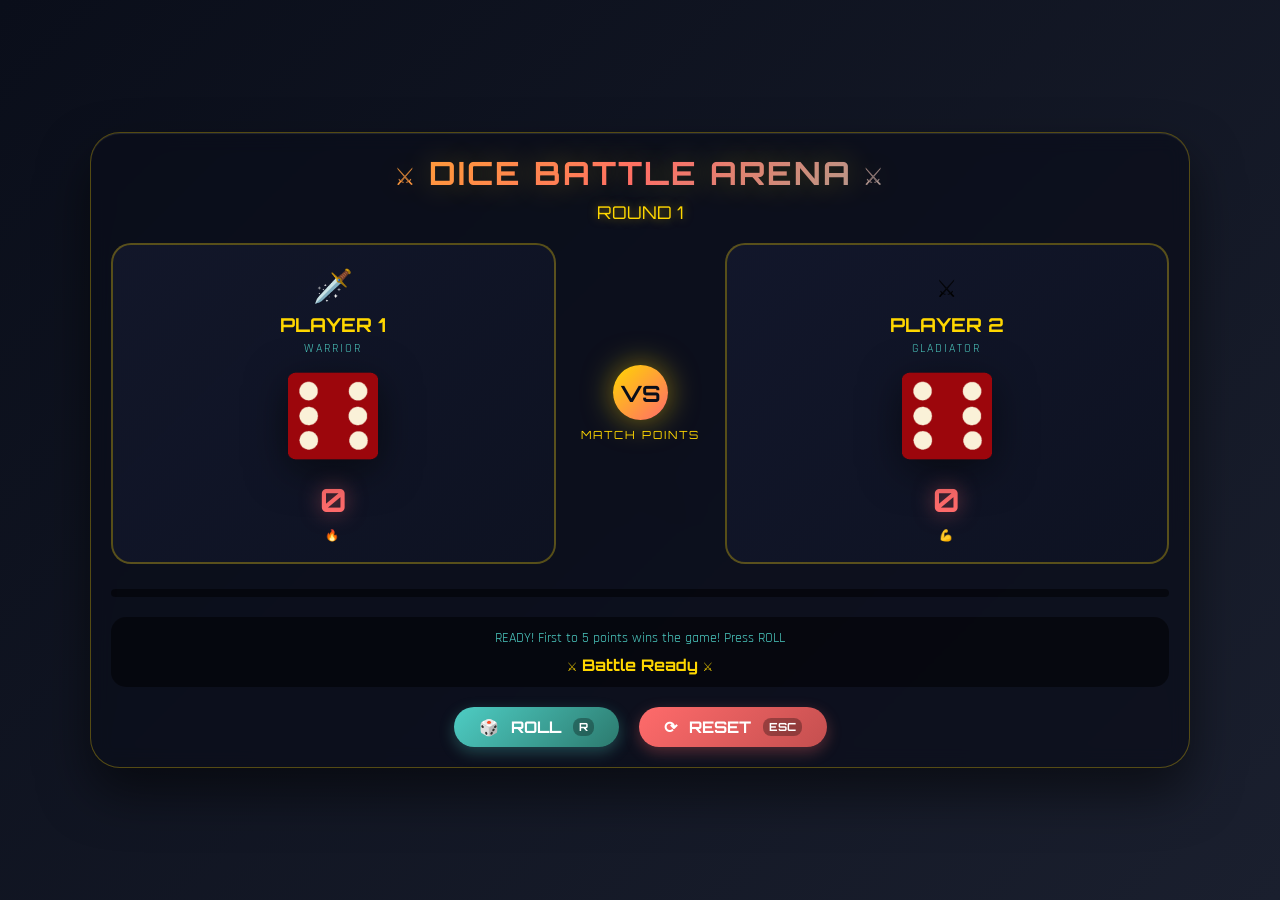
<file: index.html>
<!DOCTYPE html>
<html lang="en">
<head>
  <meta charset="UTF-8">
  <meta name="viewport" content="width=device-width, initial-scale=1.0, user-scalable=no">
  <title>⚔️ DICE BATTLE ARENA ⚔️</title>
  <link rel="stylesheet" href="styles.css">
  <link href="https://fonts.googleapis.com/css2?family=Orbitron:wght@400;700;900&family=Rajdhani:wght@300;400;600;700&display=swap" rel="stylesheet">
</head>
<body>
  <div class="arena-container">
    <!-- Header -->
    <div class="game-header">
      <h1 class="game-title">⚔️ DICE BATTLE ARENA ⚔️</h1>
      <div class="round-display">ROUND <span id="roundNumber">1</span></div>
    </div>

    <!-- Main Battle Area -->
    <div class="battle-area">
      <!-- Player 1 -->
      <div class="player-card player1-card" id="player1Card">
        <div class="player-icon warrior">🗡️</div>
        <div class="player-name">PLAYER 1</div>
        <div class="player-class">WARRIOR</div>
        <div class="dice-container">
          <img class="dice-img dice1" id="dice1" src="images/dice6.png" alt="dice">
        </div>
        <div class="player-score" id="player1Score">0</div>
        <div class="player-badge">🔥</div>
      </div>

      <!-- VS Divider -->
      <div class="vs-divider">
        <div class="vs-circle">VS</div>
        <div class="match-points">MATCH POINTS</div>
      </div>

      <!-- Player 2 -->
      <div class="player-card player2-card" id="player2Card">
        <div class="player-icon gladiator">⚔️</div>
        <div class="player-name">PLAYER 2</div>
        <div class="player-class">GLADIATOR</div>
        <div class="dice-container">
          <img class="dice-img dice2" id="dice2" src="images/dice6.png" alt="dice">
        </div>
        <div class="player-score" id="player2Score">0</div>
        <div class="player-badge">💪</div>
      </div>
    </div>

    <!-- Score Bar -->
    <div class="score-bar">
      <div class="score-progress" id="scoreProgress1" style="width: 0%"></div>
      <div class="score-progress2" id="scoreProgress2" style="width: 0%"></div>
    </div>

    <!-- Game Info Panel -->
    <div class="info-panel">
      <div class="match-status" id="matchStatus">READY! First to 5 points wins the game! Press ROLL</div>
      <div class="round-result" id="roundResult">⚔️ Battle Ready ⚔️</div>
    </div>

    <!-- Control Panel -->
    <div class="control-panel">
      <button class="control-btn roll-btn" id="rollBtn">
        <span class="btn-icon">🎲</span>
        <span class="btn-text">ROLL</span>
        <span class="btn-key">R</span>
      </button>
      <button class="control-btn reset-btn" id="resetBtn">
        <span class="btn-icon">⟳</span>
        <span class="btn-text">RESET</span>
        <span class="btn-key">ESC</span>
      </button>
    </div>

    <!-- Victory Modal -->
    <div class="victory-modal" id="victoryModal">
      <div class="modal-content">
        <div class="modal-icon">🏆</div>
        <div class="modal-title" id="modalTitle">PLAYER 1 WINS!</div>
        <div class="modal-message" id="modalMessage">Congratulations! You are the champion!</div>
        <button class="modal-btn" id="modalCloseBtn">PLAY AGAIN</button>
      </div>
    </div>
  </div>

  <script src="index.js"></script>
</body>
</html>
</file>
<file: styles.css>
* {
  margin: 0;
  padding: 0;
  box-sizing: border-box;
}

body {
  min-height: 100vh;
  background: linear-gradient(135deg, #0a0e1a 0%, #1a1f2e 100%);
  font-family: 'Orbitron', 'Rajdhani', monospace;
  display: flex;
  justify-content: center;
  align-items: center;
  padding: 20px;
  position: relative;
  overflow-x: hidden;
}

body::before {
  content: "⚔️";
  position: fixed;
  font-size: 200px;
  opacity: 0.03;
  top: 50%;
  left: 50%;
  transform: translate(-50%, -50%);
  pointer-events: none;
}

.arena-container {
  max-width: 1200px;
  width: 100%;
  background: rgba(10, 14, 26, 0.7);
  backdrop-filter: blur(10px);
  border-radius: 30px;
  padding: 25px;
  box-shadow: 0 25px 50px rgba(0, 0, 0, 0.5), inset 0 1px 1px rgba(255, 255, 255, 0.1);
  border: 1px solid rgba(255, 215, 0, 0.3);
}

.game-header {
  text-align: center;
  margin-bottom: 20px;
}

.game-title {
  font-size: 2.2rem;
  font-family: 'Orbitron', monospace;
  background: linear-gradient(135deg, #ffd700, #ff6b6b, #4ecdc4);
  -webkit-background-clip: text;
  background-clip: text;
  color: transparent;
  text-shadow: 0 0 30px rgba(255, 215, 0, 0.3);
  letter-spacing: 2px;
}

.round-display {
  font-size: 1.2rem;
  color: #ffd700;
  font-family: 'Orbitron', monospace;
  margin-top: 8px;
  text-shadow: 0 0 10px rgba(255, 215, 0, 0.5);
}

.battle-area {
  display: flex;
  justify-content: space-between;
  align-items: center;
  gap: 25px;
  margin-bottom: 25px;
  flex-wrap: nowrap;
}

.player-card {
  flex: 1;
  background: linear-gradient(135deg, rgba(20, 25, 45, 0.9), rgba(15, 20, 35, 0.9));
  border-radius: 20px;
  padding: 20px 15px;
  text-align: center;
  transition: all 0.3s ease;
  border: 2px solid rgba(255, 215, 0, 0.3);
  position: relative;
  overflow: hidden;
}

.player-card::before {
  content: "";
  position: absolute;
  top: -50%;
  left: -50%;
  width: 200%;
  height: 200%;
  background: radial-gradient(circle, rgba(255, 215, 0, 0.1), transparent);
  opacity: 0;
  transition: opacity 0.5s;
}

.player-card:hover::before {
  opacity: 1;
}

.player-card.winner-round {
  border-color: #ffd700;
  box-shadow: 0 0 30px rgba(255, 215, 0, 0.5);
  transform: scale(1.02);
}

.player-icon {
  font-size: 2.2rem;
  margin-bottom: 8px;
}

.player-name {
  font-size: 1.3rem;
  font-weight: bold;
  color: #ffd700;
  font-family: 'Orbitron', monospace;
  margin-bottom: 4px;
}

.player-class {
  font-size: 0.75rem;
  color: #4ecdc4;
  font-family: 'Rajdhani', monospace;
  letter-spacing: 2px;
  margin-bottom: 15px;
}

.dice-container {
  margin: 15px 0;
}

.dice-img {
  width: 100px;
  height: 100px;
  filter: drop-shadow(0 10px 20px rgba(0, 0, 0, 0.5));
  transition: all 0.3s ease;
}

.dice-img.shake {
  animation: shake 0.4s cubic-bezier(0.36, 0.07, 0.19, 0.97) both;
}

@keyframes shake {
  0%, 100% { transform: translateX(0) rotate(0deg); }
  25% { transform: translateX(-8px) rotate(-8deg); }
  75% { transform: translateX(8px) rotate(8deg); }
}

.player-score {
  font-size: 2.2rem;
  font-weight: bold;
  color: #ff6b6b;
  font-family: 'Orbitron', monospace;
  margin: 8px 0;
  text-shadow: 0 0 20px rgba(255, 107, 107, 0.5);
}

.player-badge {
  font-size: 0.7rem;
  color: #888;
  text-transform: uppercase;
  letter-spacing: 2px;
}

.vs-divider {
  text-align: center;
  min-width: 100px;
}

.vs-circle {
  width: 65px;
  height: 65px;
  background: linear-gradient(135deg, #ffd700, #ff6b6b);
  border-radius: 50%;
  display: flex;
  align-items: center;
  justify-content: center;
  font-size: 1.6rem;
  font-weight: bold;
  color: #0a0e1a;
  margin: 0 auto 8px;
  box-shadow: 0 0 30px rgba(255, 215, 0, 0.5);
}

.match-points {
  font-size: 0.7rem;
  color: #ffd700;
  letter-spacing: 2px;
}

.score-bar {
  background: rgba(0, 0, 0, 0.5);
  border-radius: 10px;
  height: 8px;
  margin: 20px 0;
  position: relative;
  overflow: hidden;
}

.score-progress {
  position: absolute;
  left: 0;
  top: 0;
  height: 100%;
  background: linear-gradient(90deg, #ff6b6b, #ffd700);
  transition: width 0.5s ease;
  width: 0%;
}

.score-progress2 {
  position: absolute;
  right: 0;
  top: 0;
  height: 100%;
  background: linear-gradient(90deg, #ffd700, #4ecdc4);
  transition: width 0.5s ease;
  width: 0%;
}

.info-panel {
  background: rgba(0, 0, 0, 0.5);
  border-radius: 15px;
  padding: 12px;
  margin: 15px 0;
  text-align: center;
}

.match-status {
  font-size: 0.9rem;
  color: #4ecdc4;
  margin-bottom: 8px;
  font-family: 'Rajdhani', monospace;
}

.round-result {
  font-size: 1rem;
  color: #ffd700;
  font-weight: bold;
  font-family: 'Orbitron', monospace;
}

.control-panel {
  display: flex;
  gap: 20px;
  justify-content: center;
  margin-top: 20px;
}

.control-btn {
  padding: 12px 30px;
  font-size: 1.1rem;
  font-family: 'Orbitron', monospace;
  font-weight: bold;
  border: none;
  border-radius: 50px;
  cursor: pointer;
  transition: all 0.3s ease;
  display: flex;
  align-items: center;
  gap: 12px;
  position: relative;
  overflow: hidden;
}

.control-btn .btn-key {
  background: rgba(0, 0, 0, 0.3);
  padding: 2px 6px;
  border-radius: 8px;
  font-size: 0.7rem;
}

.roll-btn {
  background: linear-gradient(135deg, #4ecdc4, #2c7a6e);
  color: white;
  box-shadow: 0 5px 15px rgba(78, 205, 196, 0.3);
}

.roll-btn:hover:not(:disabled) {
  transform: translateY(-2px);
  box-shadow: 0 8px 25px rgba(78, 205, 196, 0.5);
}

.roll-btn:disabled {
  opacity: 0.5;
  cursor: not-allowed;
}

.reset-btn {
  background: linear-gradient(135deg, #ff6b6b, #c44f4f);
  color: white;
  box-shadow: 0 5px 15px rgba(255, 107, 107, 0.3);
}

.reset-btn:hover {
  transform: translateY(-2px);
  box-shadow: 0 8px 25px rgba(255, 107, 107, 0.5);
}

.control-btn:active {
  transform: translateY(1px);
}

/* Victory Modal */
.victory-modal {
  position: fixed;
  top: 0;
  left: 0;
  width: 100%;
  height: 100%;
  background: rgba(0, 0, 0, 0.9);
  display: flex;
  align-items: center;
  justify-content: center;
  z-index: 1000;
  opacity: 0;
  visibility: hidden;
  transition: all 0.3s ease;
}

.victory-modal.active {
  opacity: 1;
  visibility: visible;
}

.modal-content {
  background: linear-gradient(135deg, #1a1f2e, #0a0e1a);
  padding: 40px;
  border-radius: 30px;
  text-align: center;
  border: 2px solid #ffd700;
  animation: modalPop 0.5s ease;
}

@keyframes modalPop {
  from {
    transform: scale(0.8);
    opacity: 0;
  }
  to {
    transform: scale(1);
    opacity: 1;
  }
}

.modal-icon {
  font-size: 4rem;
  margin-bottom: 15px;
}

.modal-title {
  font-size: 2rem;
  color: #ffd700;
  font-family: 'Orbitron', monospace;
  margin-bottom: 10px;
}

.modal-message {
  font-size: 1rem;
  color: #4ecdc4;
  margin-bottom: 25px;
}

.modal-btn {
  padding: 10px 25px;
  font-size: 1rem;
  font-family: 'Orbitron', monospace;
  background: linear-gradient(135deg, #ffd700, #ff6b6b);
  border: none;
  border-radius: 50px;
  cursor: pointer;
  font-weight: bold;
  transition: transform 0.3s;
}

.modal-btn:hover {
  transform: scale(1.05);
}

/* ============================================ */
/* LAPTOP SPECIFIC OPTIMIZATION (1366x768 standard) */
/* ============================================ */

/* Standard Laptop (1366px width) */
@media (min-width: 1200px) and (max-width: 1400px) {
  .arena-container {
    max-width: 1100px;
    padding: 20px;
  }
  
  .game-title {
    font-size: 2rem;
  }
  
  .round-display {
    font-size: 1.1rem;
  }
  
  .player-name {
    font-size: 1.2rem;
  }
  
  .player-icon {
    font-size: 2rem;
  }
  
  .dice-img {
    width: 90px;
    height: 90px;
  }
  
  .player-score {
    font-size: 2rem;
  }
  
  .vs-circle {
    width: 55px;
    height: 55px;
    font-size: 1.4rem;
  }
  
  .control-btn {
    padding: 10px 25px;
    font-size: 1rem;
  }
}

/* Small Laptop / Chromebook (1024px - 1199px) */
@media (min-width: 1024px) and (max-width: 1199px) {
  .arena-container {
    max-width: 960px;
    padding: 18px;
  }
  
  .game-title {
    font-size: 1.8rem;
  }
  
  .round-display {
    font-size: 1rem;
  }
  
  .battle-area {
    gap: 15px;
  }
  
  .player-card {
    padding: 15px;
  }
  
  .player-name {
    font-size: 1.1rem;
  }
  
  .player-class {
    font-size: 0.65rem;
    margin-bottom: 10px;
  }
  
  .player-icon {
    font-size: 1.8rem;
  }
  
  .dice-img {
    width: 80px;
    height: 80px;
  }
  
  .player-score {
    font-size: 1.8rem;
  }
  
  .vs-divider {
    min-width: 80px;
  }
  
  .vs-circle {
    width: 50px;
    height: 50px;
    font-size: 1.2rem;
  }
  
  .match-points {
    font-size: 0.6rem;
  }
  
  .match-status {
    font-size: 0.85rem;
  }
  
  .round-result {
    font-size: 0.9rem;
  }
  
  .control-btn {
    padding: 8px 20px;
    font-size: 0.9rem;
    gap: 8px;
  }
  
  .modal-content {
    padding: 30px;
  }
  
  .modal-title {
    font-size: 1.6rem;
  }
}

/* Desktop Large (1401px and above) */
@media (min-width: 1401px) {
  .arena-container {
    max-width: 1300px;
    padding: 30px;
  }
  
  .game-title {
    font-size: 2.5rem;
  }
  
  .dice-img {
    width: 110px;
    height: 110px;
  }
  
  .player-name {
    font-size: 1.5rem;
  }
  
  .player-score {
    font-size: 2.5rem;
  }
}

/* Tablet and below - fallback */
@media (max-width: 1023px) {
  .battle-area {
    flex-wrap: wrap;
  }
  
  .vs-divider {
    transform: rotate(90deg);
    min-width: auto;
  }
  
  .player-card {
    min-width: 250px;
  }
}

/* Mobile Landscape */
@media (max-width: 768px) {
  body {
    padding: 10px;
  }
  
  .arena-container {
    padding: 15px;
  }
  
  .game-title {
    font-size: 1.5rem;
  }
  
  .round-display {
    font-size: 0.9rem;
  }
  
  .battle-area {
    flex-direction: column;
  }
  
  .vs-divider {
    transform: none;
    order: 2;
  }
  
  .player-card {
    width: 100%;
    order: 1;
  }
  
  .player-card:last-child {
    order: 3;
  }
  
  .dice-img {
    width: 70px;
    height: 70px;
  }
  
  .control-btn {
    padding: 8px 16px;
    font-size: 0.85rem;
  }
}

/* Mobile Portrait */
@media (max-width: 480px) {
  .game-title {
    font-size: 1.2rem;
  }
  
  .player-name {
    font-size: 1rem;
  }
  
  .dice-img {
    width: 60px;
    height: 60px;
  }
  
  .player-score {
    font-size: 1.5rem;
  }
  
  .control-btn {
    padding: 6px 12px;
    font-size: 0.75rem;
  }
}
</file>
